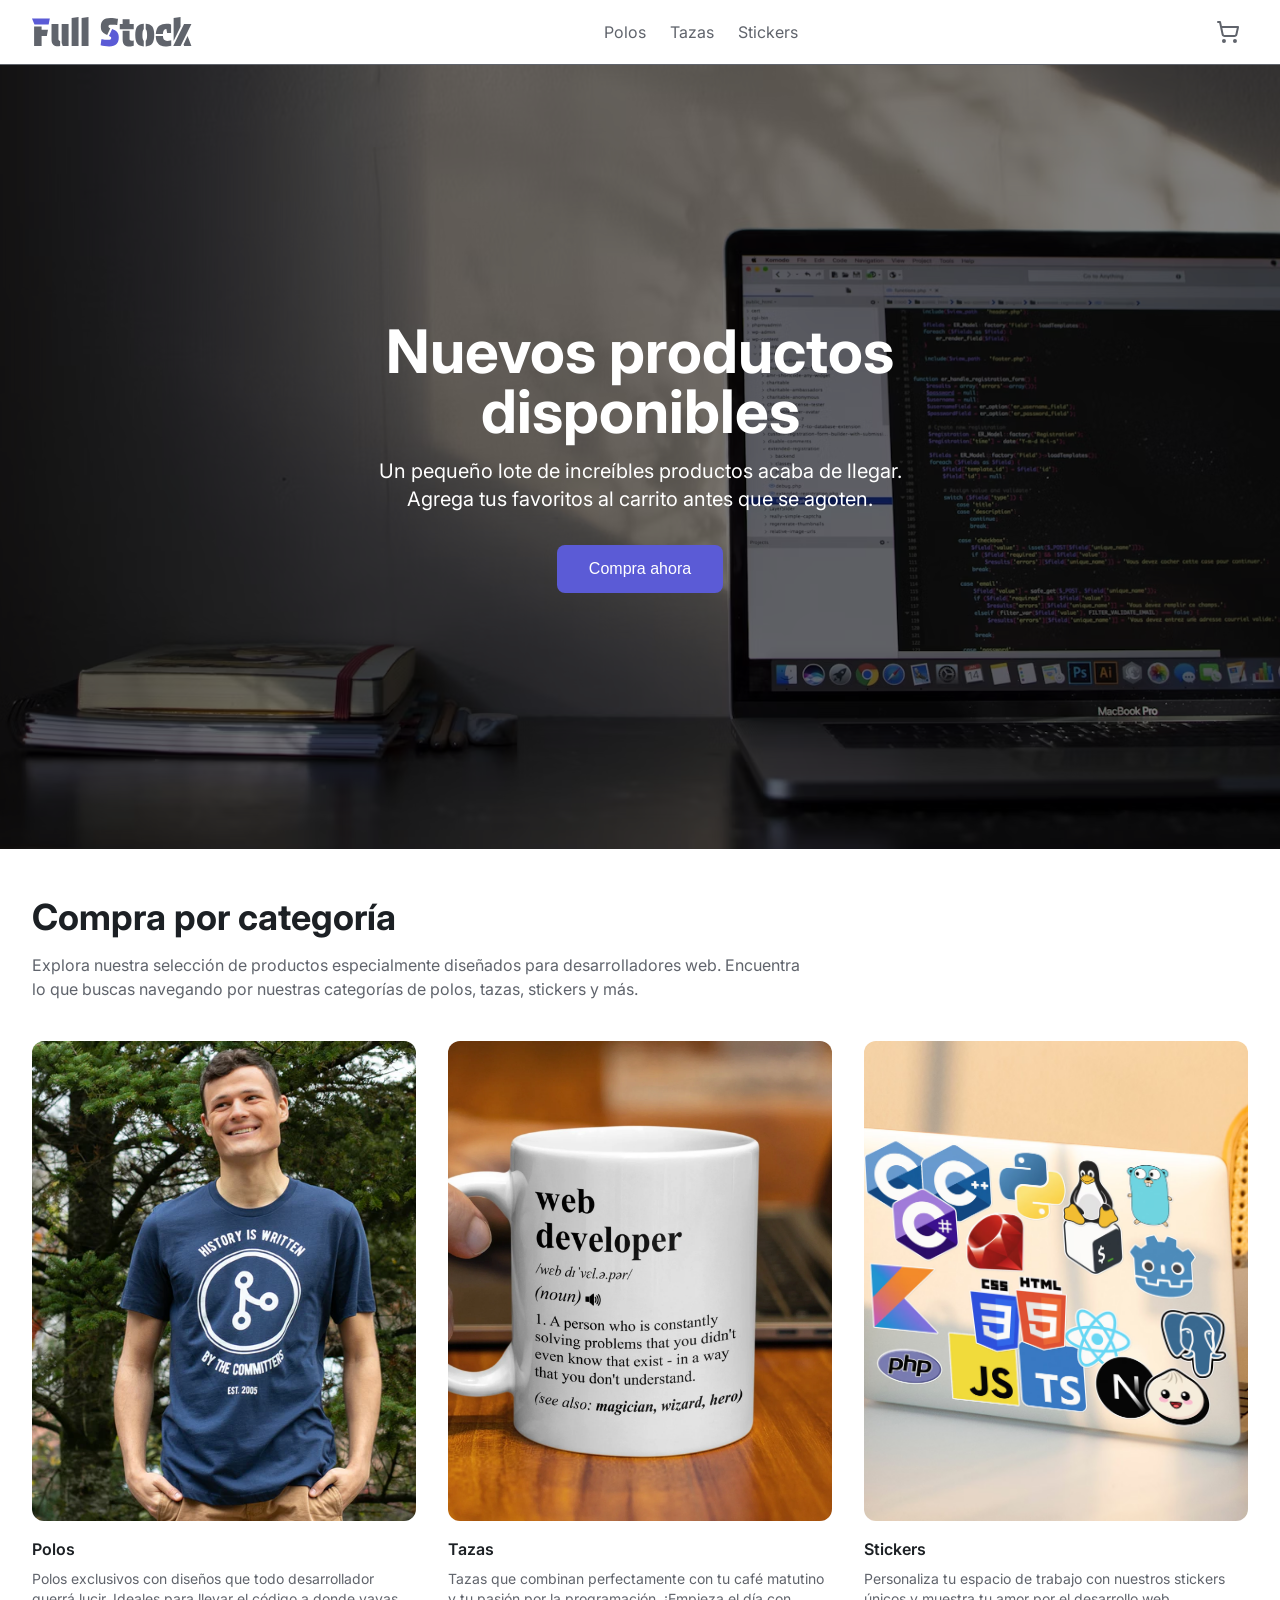
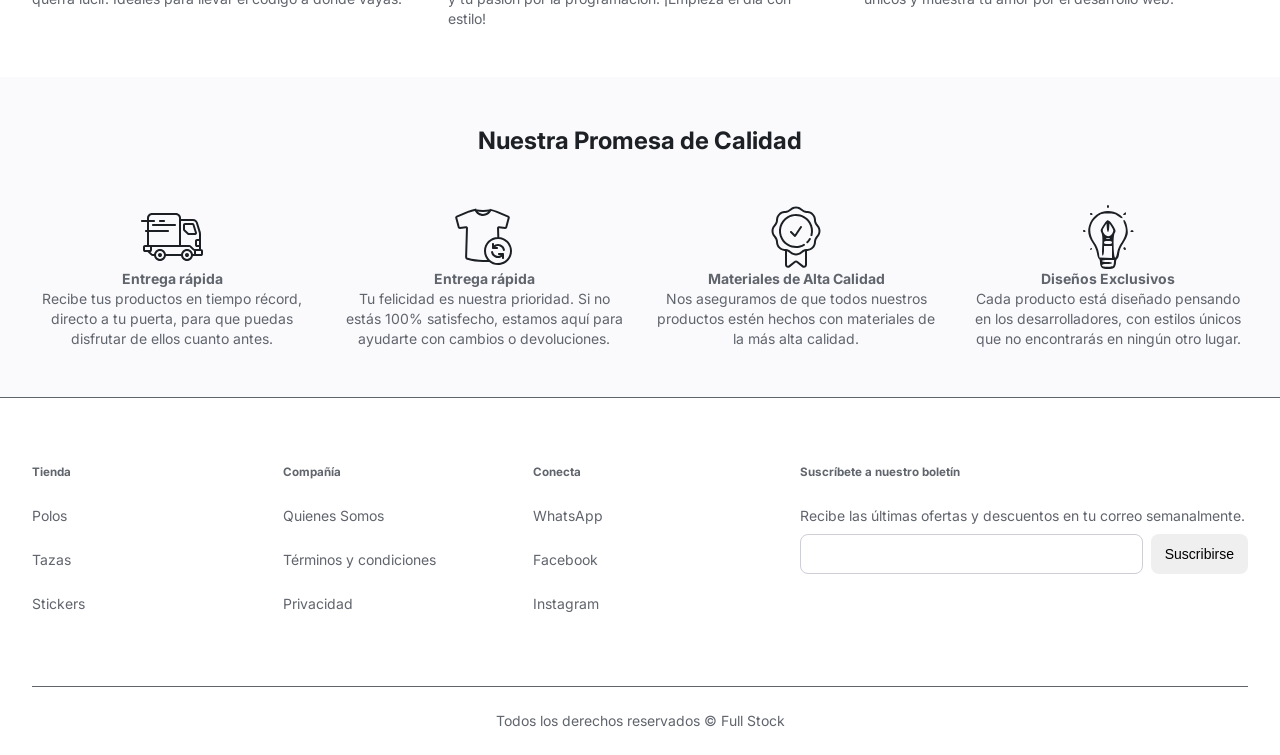
<file: index.html>
<!doctype html>
<html lang="en">
  <head>
    <meta charset="UTF-8" />
    <meta name="viewport" content="width=<device-width>, initial-scale=1.0" />
    <link rel="stylesheet" href="styles.css" />
    <link rel="preconnect" href="https://fonts.googleapis.com" />
    <link rel="preconnect" href="https://fonts.gstatic.com" crossorigin />
    <link
      href="https://fonts.googleapis.com/css2?family=Inter:ital,opsz,wght@0,14..32,100..900;1,14..32,100..900&display=swap"
      rel="stylesheet"
    />
    <title>Home</title>
  </head>
  <body>
    <header>
      <div class="header-content layout-container">
        <img src="images/full-stock.svg" alt="" width="160" height="40" />
        <nav class="header-nav">
          <a href="#" class="nav-item">Polos</a>
          <a href="#" class="nav-item">Tazas</a>
          <a href="#" class="nav-item">Stickers</a>
        </nav>
        <a href="#" class="cart"><img src="images/cart-icon.svg" alt="" /></a>
      </div>
    </header>
    <main>
      <section class="hero-section">
        <div class="hero-content">
          <h1>Nuevos productos disponibles</h1>
          <p>
            Un pequeño lote de increíbles productos acaba de llegar.
            <br />Agrega tus favoritos al carrito antes que se agoten.
          </p>
          <button class="hero-btn">Compra ahora</button>
        </div>
      </section>
      <section class="categories-section">
        <div class="categories-content layout-container">
          <div class="category-intro">
            <h2>Compra por categoría</h2>
            <p>
              Explora nuestra selección de productos especialmente diseñados
              para desarrolladores web. Encuentra lo que buscas navegando por
              nuestras categorías de polos, tazas, stickers y más.
            </p>
          </div>

          <div class="category-info">
            <div class="category">
              <img class="img-category" src="images/polos.png" alt="" />
              <h5>Polos</h5>
              <p>
                Polos exclusivos con diseños que todo desarrollador querrá
                lucir. Ideales para llevar el código a donde vayas.
              </p>
            </div>
            <div class="category">
              <img class="img-category" src="images/tazas.png" alt="" />
              <h5>Tazas</h5>
              <p>
                Tazas que combinan perfectamente con tu café matutino y tu
                pasión por la programación. ¡Empieza el día con estilo!
              </p>
            </div>
            <div class="category">
              <img class="img-category" src="images/stickers.png" alt="" />
              <h5>Stickers</h5>
              <p>
                Personaliza tu espacio de trabajo con nuestros stickers únicos y
                muestra tu amor por el desarrollo web.
              </p>
            </div>
          </div>
        </div>
      </section>
      <section class="features-section">
        <div class="features-content layout-container">
          <h2>Nuestra Promesa de Calidad</h2>
          <div class="feature-block">
            <div class="feature-line">
              <img src="images/delivery-ico.svg" alt="" />
              <p><strong>Entrega rápida</strong></p>
              <p>
                Recibe tus productos en tiempo récord, directo a tu puerta, para
                que puedas disfrutar de ellos cuanto antes.
              </p>
            </div>
            <div class="feature-line">
              <img src="images/guaranteed-ico.svg" alt="" />
              <p><strong>Entrega rápida</strong></p>
              <p>
                Tu felicidad es nuestra prioridad. Si no estás 100% satisfecho,
                estamos aquí para ayudarte con cambios o devoluciones.
              </p>
            </div>
            <div class="feature-line">
              <img src="images/materials-ico.svg" alt="" />
              <p><strong>Materiales de Alta Calidad</strong></p>
              <p>
                Nos aseguramos de que todos nuestros productos estén hechos con
                materiales de la más alta calidad.
              </p>
            </div>
            <div class="feature-line">
              <img src="images/design-ico.svg" alt="" />
              <p><strong>Diseños Exclusivos</strong></p>
              <p>
                Cada producto está diseñado pensando en los desarrolladores, con
                estilos únicos que no encontrarás en ningún otro lugar.
              </p>
            </div>
          </div>
        </div>
      </section>
    </main>

    <footer>
      <div class="footer-content layout-container">
        <div class="footer-group">
          <nav class="footer-nav">
            <div class="footer-cont-options">
              <h5>Tienda</h5>
              <ul class="footer-options">
                <li><a href="#" class="nav-item">Polos</a></li>
                <li><a href="#" class="nav-item">Tazas</a></li>
                <li><a href="#" class="nav-item">Stickers</a></li>
              </ul>
            </div>
            <div class="footer-cont-options">
              <h5>Compañía</h5>
              <ul class="footer-options">
                <li><a href="#" class="nav-item">Quienes Somos</a></li>
                <li><a href="#" class="nav-item">Términos y condiciones</a></li>
                <li><a href="#" class="nav-item">Privacidad</a></li>
              </ul>
            </div>
            <div class="footer-cont-options">
              <h5>Conecta</h5>
              <ul class="footer-options">
                <li><a href="#" class="nav-item">WhatsApp</a></li>
                <li><a href="#" class="nav-item">Facebook</a></li>
                <li><a href="#" class="nav-item">Instagram</a></li>
              </ul>
            </div>
          </nav>
          <div class="footer-newsletter">
            <h5>Suscríbete a nuestro boletín</h5>
            <p>
              Recibe las últimas ofertas y descuentos en tu correo semanalmente.
            </p>
            <form class="footer-form-container">
              <input type="email" />
              <button type="submit">Suscribirse</button>
            </form>
          </div>
        </div>
        <div class="copyright">
          <p>Todos los derechos reservados © Full Stock</p>
        </div>
      </div>
    </footer>
  </body>
</html>
</file>
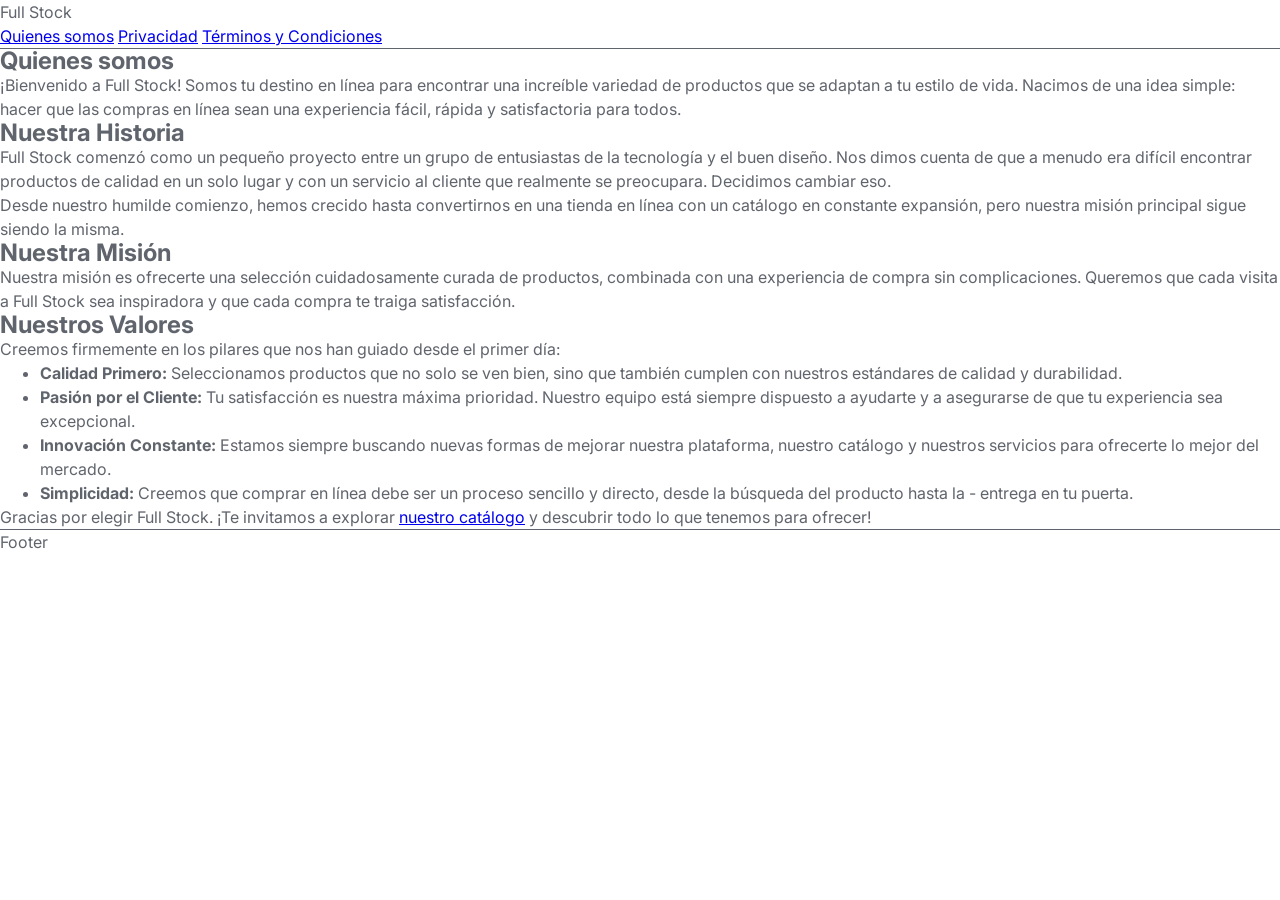
<file: about.html>
<!doctype html>
<html lang="en">
  <head>
    <link rel="stylesheet" href="styles.css" />
    <link rel="preconnect" href="https://fonts.googleapis.com" />
    <link rel="preconnect" href="https://fonts.gstatic.com" crossorigin />
    <link
      href="https://fonts.googleapis.com/css2?family=Inter:ital,opsz,wght@0,14..32,100..900;1,14..32,100..900&display=swap"
      rel="stylesheet"
    />
    <title>Quienes somos | Full Stock</title>
  </head>
  <body>
    <header>
      <div>
        <span>Full Stock</span>
        <nav>
          <a href="about.html">Quienes somos</a>
          <a href="privacy.html">Privacidad</a>
          <a href="terms.html">Términos y Condiciones</a>
        </nav>
      </div>
    </header>
    <main>
      <article>
        <h1>Quienes somos</h1>
        <p>
          ¡Bienvenido a Full Stock! Somos tu destino en línea para encontrar una
          increíble variedad de productos que se adaptan a tu estilo de vida.
          Nacimos de una idea simple: hacer que las compras en línea sean una
          experiencia fácil, rápida y satisfactoria para todos.
        </p>
        <h2>Nuestra Historia</h2>
        <p>
          Full Stock comenzó como un pequeño proyecto entre un grupo de
          entusiastas de la tecnología y el buen diseño. Nos dimos cuenta de que
          a menudo era difícil encontrar productos de calidad en un solo lugar y
          con un servicio al cliente que realmente se preocupara. Decidimos
          cambiar eso.
        </p>
        <p>
          Desde nuestro humilde comienzo, hemos crecido hasta convertirnos en
          una tienda en línea con un catálogo en constante expansión, pero
          nuestra misión principal sigue siendo la misma.
        </p>
        <h2>Nuestra Misión</h2>
        <p>
          Nuestra misión es ofrecerte una selección cuidadosamente curada de
          productos, combinada con una experiencia de compra sin complicaciones.
          Queremos que cada visita a Full Stock sea inspiradora y que cada
          compra te traiga satisfacción.
        </p>
        <h2>Nuestros Valores</h2>
        <p>
          Creemos firmemente en los pilares que nos han guiado desde el primer
          día:
        </p>
        <ul>
          <li>
            <strong>Calidad Primero:</strong> Seleccionamos productos que no
            solo se ven bien, sino que también cumplen con nuestros estándares
            de calidad y durabilidad.
          </li>
          <li>
            <strong>Pasión por el Cliente:</strong> Tu satisfacción es nuestra
            máxima prioridad. Nuestro equipo está siempre dispuesto a ayudarte y
            a asegurarse de que tu experiencia sea excepcional.
          </li>
          <li>
            <strong>Innovación Constante:</strong> Estamos siempre buscando
            nuevas formas de mejorar nuestra plataforma, nuestro catálogo y
            nuestros servicios para ofrecerte lo mejor del mercado.
          </li>
          <li>
            <strong>Simplicidad:</strong> Creemos que comprar en línea debe ser
            un proceso sencillo y directo, desde la búsqueda del producto hasta
            la - entrega en tu puerta.
          </li>
        </ul>
        <p>
          Gracias por elegir Full Stock. ¡Te invitamos a explorar
          <a href="https://www.example.com">nuestro catálogo</a> y descubrir
          todo lo que tenemos para ofrecer!
        </p>
      </article>
    </main>
    <footer>
      <div>
        <span>Footer</span>
      </div>
    </footer>
  </body>
</html>
</file>
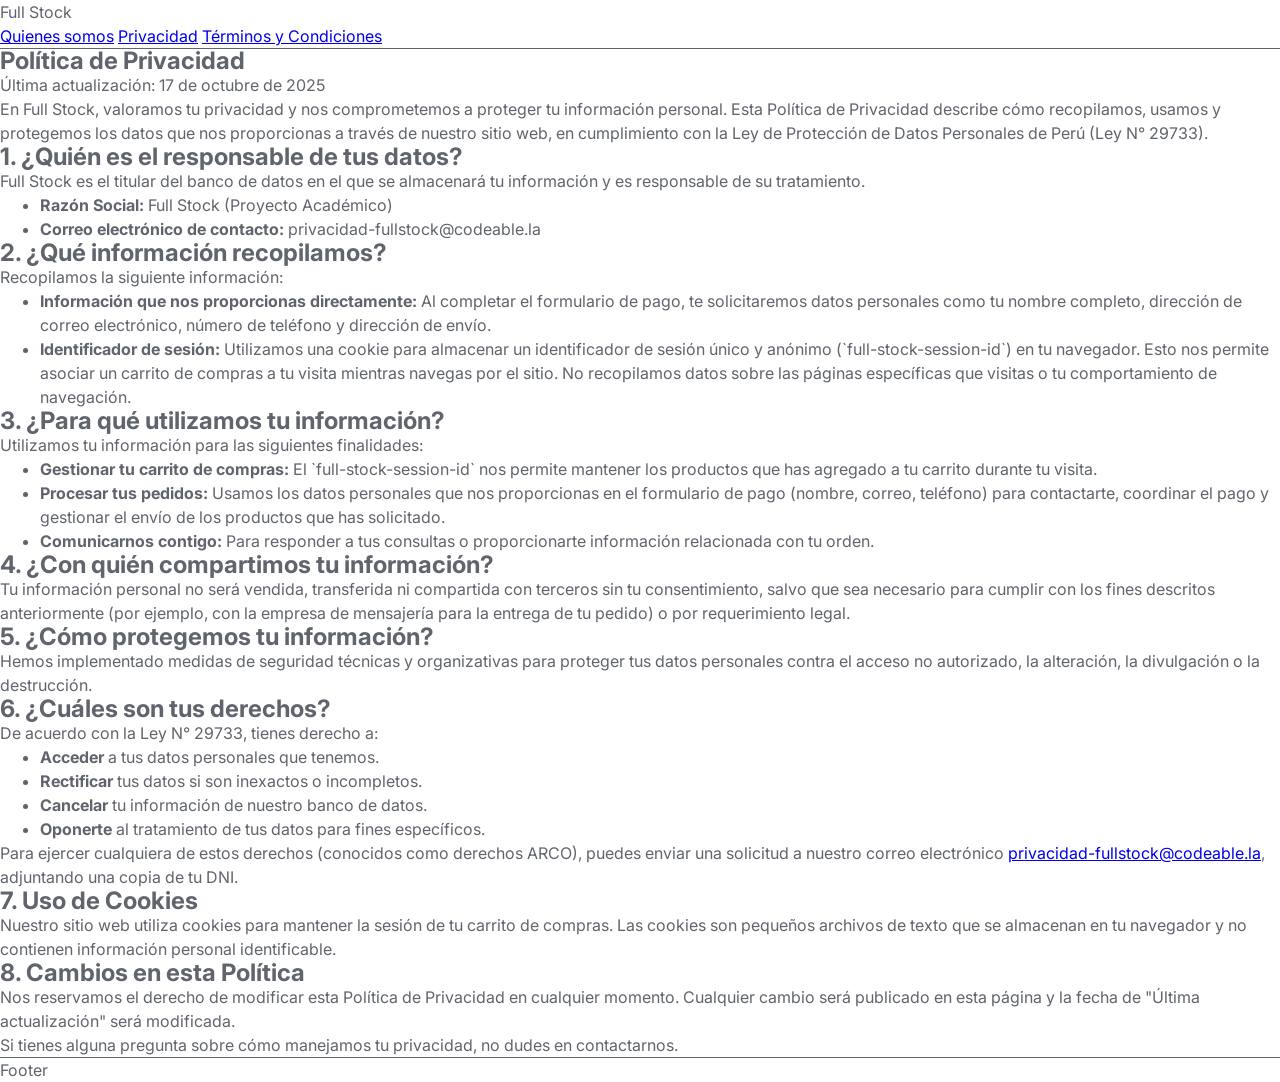
<file: privacy.html>
<!doctype html>
<html lang="en">
  <head>
    <meta charset="UTF-8" />
    <meta name="viewport" content="width=device-width, initial-scale=1.0" />
    <link rel="stylesheet" href="styles.css" />
    <link rel="preconnect" href="https://fonts.googleapis.com" />
    <link rel="preconnect" href="https://fonts.gstatic.com" crossorigin />
    <link
      href="https://fonts.googleapis.com/css2?family=Inter:ital,opsz,wght@0,14..32,100..900;1,14..32,100..900&display=swap"
      rel="stylesheet"
    />
    <title>Document</title>
  </head>
  <body>
    <header>
      <div>
        <span>Full Stock</span>
        <nav>
          <a href="about.html">Quienes somos</a>
          <a href="privacy.html">Privacidad</a>
          <a href="terms.html">Términos y Condiciones</a>
        </nav>
      </div>
    </header>
    <main>
      <article>
        <h1>Política de Privacidad</h1>
        <p>Última actualización: 17 de octubre de 2025</p>
        <p>
          En Full Stock, valoramos tu privacidad y nos comprometemos a proteger
          tu información personal. Esta Política de Privacidad describe cómo
          recopilamos, usamos y protegemos los datos que nos proporcionas a
          través de nuestro sitio web, en cumplimiento con la Ley de Protección
          de Datos Personales de Perú (Ley N° 29733).
        </p>
        <h2>1. ¿Quién es el responsable de tus datos?</h2>
        <p>
          Full Stock es el titular del banco de datos en el que se almacenará tu
          información y es responsable de su tratamiento.
        </p>
        <ul>
          <li>
            <strong>Razón Social:</strong> Full Stock (Proyecto Académico)
          </li>
          <li>
            <strong>Correo electrónico de contacto:</strong>
            privacidad-fullstock@codeable.la
          </li>
        </ul>

        <h2>2. ¿Qué información recopilamos?</h2>
        <p>Recopilamos la siguiente información:</p>
        <ul>
          <li>
            <strong>Información que nos proporcionas directamente:</strong> Al
            completar el formulario de pago, te solicitaremos datos personales
            como tu nombre completo, dirección de correo electrónico, número de
            teléfono y dirección de envío.
          </li>
          <li>
            <strong>Identificador de sesión:</strong> Utilizamos una cookie para
            almacenar un identificador de sesión único y anónimo
            (`full-stock-session-id`) en tu navegador. Esto nos permite asociar
            un carrito de compras a tu visita mientras navegas por el sitio. No
            recopilamos datos sobre las páginas específicas que visitas o tu
            comportamiento de navegación.
          </li>
        </ul>
        <h2>3. ¿Para qué utilizamos tu información?</h2>
        <p>Utilizamos tu información para las siguientes finalidades:</p>
        <ul>
          <li>
            <strong>Gestionar tu carrito de compras:</strong>
            El `full-stock-session-id` nos permite mantener los productos que
            has agregado a tu carrito durante tu visita.
          </li>
          <li>
            <strong>Procesar tus pedidos:</strong> Usamos los datos personales
            que nos proporcionas en el formulario de pago (nombre, correo,
            teléfono) para contactarte, coordinar el pago y gestionar el envío
            de los productos que has solicitado.
          </li>
          <li>
            <strong>Comunicarnos contigo:</strong> Para responder a tus
            consultas o proporcionarte información relacionada con tu orden.
          </li>
        </ul>
        <h2>4. ¿Con quién compartimos tu información?</h2>
        <p>
          Tu información personal no será vendida, transferida ni compartida con
          terceros sin tu consentimiento, salvo que sea necesario para cumplir
          con los fines descritos anteriormente (por ejemplo, con la empresa de
          mensajería para la entrega de tu pedido) o por requerimiento legal.
        </p>
        <h2>5. ¿Cómo protegemos tu información?</h2>
        <p>
          Hemos implementado medidas de seguridad técnicas y organizativas para
          proteger tus datos personales contra el acceso no autorizado, la
          alteración, la divulgación o la destrucción.
        </p>
        <h2>6. ¿Cuáles son tus derechos?</h2>
        <p>De acuerdo con la Ley N° 29733, tienes derecho a:</p>
        <ul>
          <li><strong>Acceder</strong> a tus datos personales que tenemos.</li>
          <li>
            <strong>Rectificar</strong> tus datos si son inexactos o
            incompletos.
          </li>
          <li>
            <strong>Cancelar</strong> tu información de nuestro banco de datos.
          </li>
          <li>
            <strong>Oponerte</strong> al tratamiento de tus datos para fines
            específicos.
          </li>
        </ul>
        <p>
          Para ejercer cualquiera de estos derechos (conocidos como derechos
          ARCO), puedes enviar una solicitud a nuestro correo electrónico
          <a href="#">privacidad-fullstock@codeable.la</a>, adjuntando una copia
          de tu DNI.
        </p>
        <h2>7. Uso de Cookies</h2>
        <p>
          Nuestro sitio web utiliza cookies para mantener la sesión de tu
          carrito de compras. Las cookies son pequeños archivos de texto que se
          almacenan en tu navegador y no contienen información personal
          identificable.
        </p>
        <h2>8. Cambios en esta Política</h2>
        <p>
          Nos reservamos el derecho de modificar esta Política de Privacidad en
          cualquier momento. Cualquier cambio será publicado en esta página y la
          fecha de "Última actualización" será modificada.
        </p>
        <p>
          Si tienes alguna pregunta sobre cómo manejamos tu privacidad, no dudes
          en contactarnos.
        </p>
      </article>
    </main>
    <footer>Footer</footer>
  </body>
</html>
</file>
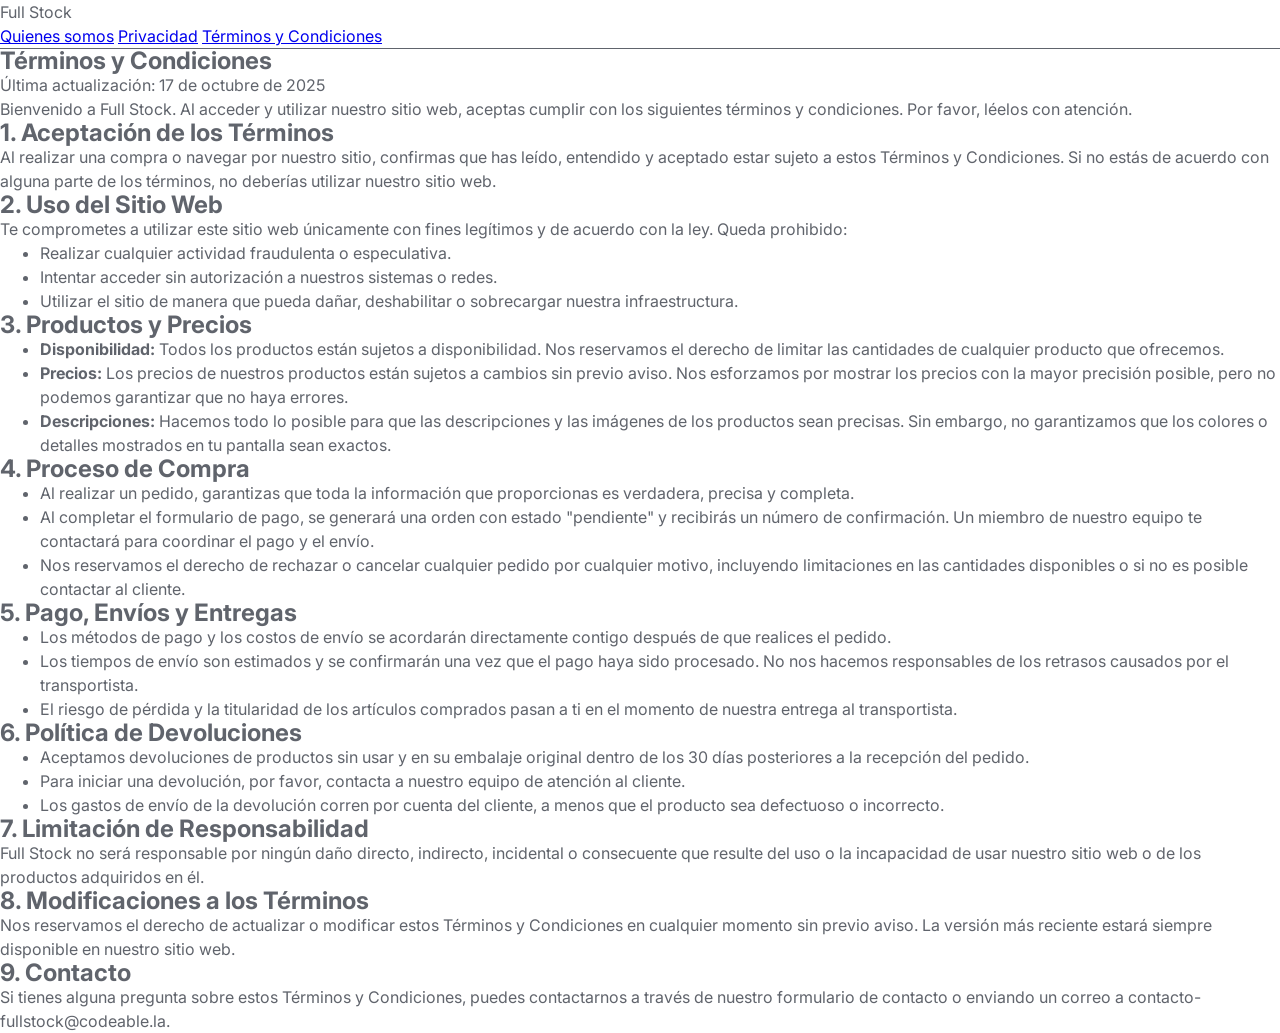
<file: terms.html>
<!doctype html>
<html lang="en">
  <head>
    <meta charset="UTF-8" />
    <meta name="viewport" content="width=device-width, initial-scale=1.0" />
    <link rel="stylesheet" href="styles.css" />
    <link rel="preconnect" href="https://fonts.googleapis.com" />
    <link rel="preconnect" href="https://fonts.gstatic.com" crossorigin />
    <link
      href="https://fonts.googleapis.com/css2?family=Inter:ital,opsz,wght@0,14..32,100..900;1,14..32,100..900&display=swap"
      rel="stylesheet"
    />
    <title>Document</title>
  </head>
  <body>
    <header>
      <div>
        <span>Full Stock</span>
        <nav>
          <a href="about.html">Quienes somos</a>
          <a href="privacy.html">Privacidad</a>
          <a href="terms.html">Términos y Condiciones</a>
        </nav>
      </div>
    </header>
    <main>
      <article>
        <h1>Términos y Condiciones</h1>
        <p>Última actualización: 17 de octubre de 2025</p>
        <p>
          Bienvenido a Full Stock. Al acceder y utilizar nuestro sitio web,
          aceptas cumplir con los siguientes términos y condiciones. Por favor,
          léelos con atención.
        </p>
        <h2>1. Aceptación de los Términos</h2>
        <p>
          Al realizar una compra o navegar por nuestro sitio, confirmas que has
          leído, entendido y aceptado estar sujeto a estos Términos y
          Condiciones. Si no estás de acuerdo con alguna parte de los términos,
          no deberías utilizar nuestro sitio web.
        </p>
        <h2>2. Uso del Sitio Web</h2>
        <p>
          Te comprometes a utilizar este sitio web únicamente con fines
          legítimos y de acuerdo con la ley. Queda prohibido:
        </p>
        <ul>
          <li>Realizar cualquier actividad fraudulenta o especulativa.</li>
          <li>
            Intentar acceder sin autorización a nuestros sistemas o redes.
          </li>
          <li>
            Utilizar el sitio de manera que pueda dañar, deshabilitar o
            sobrecargar nuestra infraestructura.
          </li>
        </ul>
        <h2>3. Productos y Precios</h2>
        <ul>
          <li>
            <strong>Disponibilidad:</strong> Todos los productos están sujetos a
            disponibilidad. Nos reservamos el derecho de limitar las cantidades
            de cualquier producto que ofrecemos.
          </li>
          <li>
            <strong>Precios:</strong> Los precios de nuestros productos están
            sujetos a cambios sin previo aviso. Nos esforzamos por mostrar los
            precios con la mayor precisión posible, pero no podemos garantizar
            que no haya errores.
          </li>
          <li>
            <strong>Descripciones:</strong> Hacemos todo lo posible para que las
            descripciones y las imágenes de los productos sean precisas. Sin
            embargo, no garantizamos que los colores o detalles mostrados en tu
            pantalla sean exactos.
          </li>
        </ul>
        <h2>4. Proceso de Compra</h2>
        <ul>
          <li>
            Al realizar un pedido, garantizas que toda la información que
            proporcionas es verdadera, precisa y completa.
          </li>
          <li>
            Al completar el formulario de pago, se generará una orden con estado
            "pendiente" y recibirás un número de confirmación. Un miembro de
            nuestro equipo te contactará para coordinar el pago y el envío.
          </li>
          <li>
            Nos reservamos el derecho de rechazar o cancelar cualquier pedido
            por cualquier motivo, incluyendo limitaciones en las cantidades
            disponibles o si no es posible contactar al cliente.
          </li>
        </ul>
        <h2>5. Pago, Envíos y Entregas</h2>
        <ul>
          <li>
            Los métodos de pago y los costos de envío se acordarán directamente
            contigo después de que realices el pedido.
          </li>
          <li>
            Los tiempos de envío son estimados y se confirmarán una vez que el
            pago haya sido procesado. No nos hacemos responsables de los
            retrasos causados por el transportista.
          </li>
          <li>
            El riesgo de pérdida y la titularidad de los artículos comprados
            pasan a ti en el momento de nuestra entrega al transportista.
          </li>
        </ul>
        <h2>6. Política de Devoluciones</h2>
        <ul>
          <li>
            Aceptamos devoluciones de productos sin usar y en su embalaje
            original dentro de los 30 días posteriores a la recepción del
            pedido.
          </li>
          <li>
            Para iniciar una devolución, por favor, contacta a nuestro equipo de
            atención al cliente.
          </li>
          <li>
            Los gastos de envío de la devolución corren por cuenta del cliente,
            a menos que el producto sea defectuoso o incorrecto.
          </li>
        </ul>
        <h2>7. Limitación de Responsabilidad</h2>
        <p>
          Full Stock no será responsable por ningún daño directo, indirecto,
          incidental o consecuente que resulte del uso o la incapacidad de usar
          nuestro sitio web o de los productos adquiridos en él.
        </p>
        <h2>8. Modificaciones a los Términos</h2>
        <p>
          Nos reservamos el derecho de actualizar o modificar estos Términos y
          Condiciones en cualquier momento sin previo aviso. La versión más
          reciente estará siempre disponible en nuestro sitio web.
        </p>
        <h2>9. Contacto</h2>
        <p>
          Si tienes alguna pregunta sobre estos Términos y Condiciones, puedes
          contactarnos a través de nuestro formulario de contacto o enviando un
          correo a contacto-fullstock@codeable.la.
        </p>
      </article>
    </main>
  </body>
</html>
</file>
<file: styles.css>
* {
  margin: 0px;
  box-sizing: border-box;
}

body {
  font-family: "Inter", sans-serif;
  font-weight: 400;
  font-size: 1rem; /* 16px */
  line-height: 1.5rem; /* 24px */
  color: #60646c;
}

img {
  display: block;
  max-width: 100%;
}

.layout-container {
  max-width: 1280px;
  margin: 0 auto;
  padding-left: 16px;
  padding-right: 16px;
}

/* Estilos para las pagina de contenidos */
.content {
  max-width: 768px;
  width: 100%;
  padding-left: 32px;
  padding-right: 32px;
  border: 1px;
  margin: 0 auto;
  font-family: "Inter", sans-serif;
  font-weight: 400;
  color: #171717;
  font-size: 1rem; /* 16px */
  line-height: 1.75rem; /* 28px */
}

.content h1 {
  font-weight: 800;
  margin-top: 0px;
  margin-bottom: 32px;
}

.content h2 {
  font-weight: 700;
  margin-top: 48px;
  margin-bottom: 24px;
}
.content p {
  margin-top: 20px;
  margin-bottom: 20px;
}
.content strong {
  font-weight: 700;
}
/* ------------------- */

/*.page-about nav {
  display: inline;
  margin-left: 16px;
}*
main {
  padding-top: 64px;
  padding-bottom: 64px;
}*/

/*footer div {
 max-width: 1280px;
  margin-left: auto;
  margin-right: auto;
  padding-top: 20px;
  padding-bottom: 20px;
}*/

header {
  border-bottom: 1px solid;
}

.header-content {
  display: flex;
  justify-content: space-between;
  align-items: center;
  height: 64px;
}

.header-nav {
  display: none;
}
.header-nav .nav-item {
  padding-left: 12px;
  padding-right: 12px;
}

.nav-item {
  display: flex;
  align-items: center;
  color: hsl(220deg 6% 40%);
  text-decoration: none;
  list-style: none;
}

.cart {
  padding: 8px;
  align-self: center;
}

.categories-section {
  padding-top: 48px;
  padding-bottom: 48px;
}

.category-intro {
  max-width: 768px;
  margin-bottom: 40px;
}

.category-intro h2 {
  margin: 0 0 16px 0;
  color: #1c2024;
  font-size: 2.25rem;
  line-height: 2.5rem;
}

.category-info {
  display: flex;
  justify-content: space-between;
  flex-direction: column;
  gap: 32px;
}
.category {
  flex-basis: 0;
  flex-grow: 1;
}

.category h5 {
  margin-bottom: 8px;
  font-size: 1rem;
  font-weight: 600;
  line-height: 1.5rem;
  color: #1c2024;
}
.category p {
  font-size: 0.875rem;
  font-weight: 400;
  line-height: 1.25rem;
}

.img-category {
  border-radius: 12px;
  object-fit: cover;
  aspect-ratio: 1 / 1;
  margin-bottom: 16px;
}

.hero-section {
  background-image: url("images/hero.png");
  background-repeat: no-repeat;
  background-size: cover;
  background-position: center;
  background-color: hsl(0 0% 0% / 0.5);
  background-blend-mode: multiply;
  padding-top: 256px;
  padding-bottom: 256px;
  padding-left: 1rem;
  padding-right: 1rem;
}

.hero-content {
  color: #ffffff;
  text-align: center;
  max-width: 48rem;
  margin: 0 auto;
}
.hero-content h1 {
  margin-bottom: 16px;
  font-size: 2.25rem;
  line-height: 1;
}
.hero-content p {
  margin-bottom: 32px;
  font-size: 1.25rem;
  line-height: 1.75rem;
  letter-spacing: 0;
}
.hero-btn {
  background-color: #5b5bd6;
  color: #ffffff;
  border: none;
  padding: 12px 32px;
  border-radius: 8px;
  height: 3rem;
  font-size: 1rem;
  line-height: 1.5rem;
  font-weight: 500;
}

.features-section {
  padding-top: 3rem;
  padding-bottom: 3rem;
  background-color: hsla(240, 100%, 17%, 0.02);
}
.features-content {
  display: flex;
  flex-direction: column;
  gap: 3rem;
}

.features-content h2 {
  font-weight: 700;
  font-size: 1.5rem;
  line-height: 2rem;
  text-align: center;
  color: hsl(210 13% 13%);
}

.feature-block {
  display: flex;
  flex-wrap: wrap;
  gap: 2rem;
}

.feature-line {
  display: flex;
  align-items: center;
  flex-direction: column;
  flex-basis: 270px;
  flex-grow: 1;
  min-width: 270px;
}
.feature-line p {
  font-size: 0.875rem;
  font-weight: 400;
  line-height: 1.25rem;
  letter-spacing: 0;
  text-align: center;
}

footer {
  border-top: 1px solid;
  /*padding-top: 20px;
  padding-bottom: 20px;*/
}
.footer-content {
  font-size: 0.875rem;
  font-weight: 400;
  line-height: 1.25rem;
  letter-spacing: 0;
}
.footer-group {
  display: flex;
  flex-direction: column;
  gap: 32px;
  padding-top: 3rem;
  padding-bottom: 3rem;
}

.footer-group > * {
  flex-grow: 1;
}

.footer-nav {
  display: flex;
  flex-wrap: wrap;
  gap: 16px;
}
.footer-cont-options {
  min-width: 144px;
  display: flex;
  flex-direction: column;
  gap: 24px;
  flex: 1;
}
/*.footer-cont-options h5 {
  margin-bottom: 24px;
}*/
.footer-options {
  list-style: none;
  padding: 0;
  display: flex;
  flex-direction: column;
  gap: 24px;
}

/*.footer-options .nav-item {
  margin-bottom: 24px;
}*/
.footer-newsletter {
  margin-bottom: 48px;
  max-width: 28rem;
}
.footer-newsletter h5 {
  margin-bottom: 24px;
}
.footer-newsletter p {
  margin-bottom: 8px;
  gap: 8px;
}

.footer-form-container {
  display: flex;
  gap: 0.5rem;
}
.footer-form-container input[type="email"] {
  width: 100%;
  height: 40px;
  border-radius: 8px;
  border: 1px solid #cdced6;
}
.footer-form-container button {
  padding: 10px 14px;
  border: 0;
  font-size: 0.875rem;
  border-radius: 8px;
}
.copyright {
  border-top: 1px solid;
  padding-top: 24px;
  padding-bottom: 24px;
  text-align: center;
}

@media (min-width: 40rem) and (max-width: 64rem) {
  .layout-container {
    padding-left: 1.5rem;
    padding-right: 1.5rem;
  }

  .header-nav {
    height: 100%;
    display: flex;
  }
  .hero-section {
    padding-left: 1.5rem;
    padding-right: 1.5rem;
  }
  .category-info {
    flex-direction: row;
  }
  .img-category {
    aspect-ratio: 4 / 5;
  }
  .hero-content h1 {
    font-size: 3.75rem;
    line-height: 1;
  }
}

@media (min-width: 64rem) {
  .layout-container {
    padding-left: 2rem;
    padding-right: 2rem;
  }
  .header-nav {
    list-style: none;
    height: 100%;
    display: flex;
  }
  .hero-section {
    padding-left: 2rem;
    padding-right: 2rem;
  }
  .category-info {
    flex-direction: row;
  }
  .img-category {
    aspect-ratio: 4 / 5;
  }
  .hero-content h1 {
    font-size: 3.75rem;
    line-height: 1;
  }
  .footer-group {
    flex-direction: row;
    padding-top: 4rem;
    padding-bottom: 4rem;
  }
}
</file>
